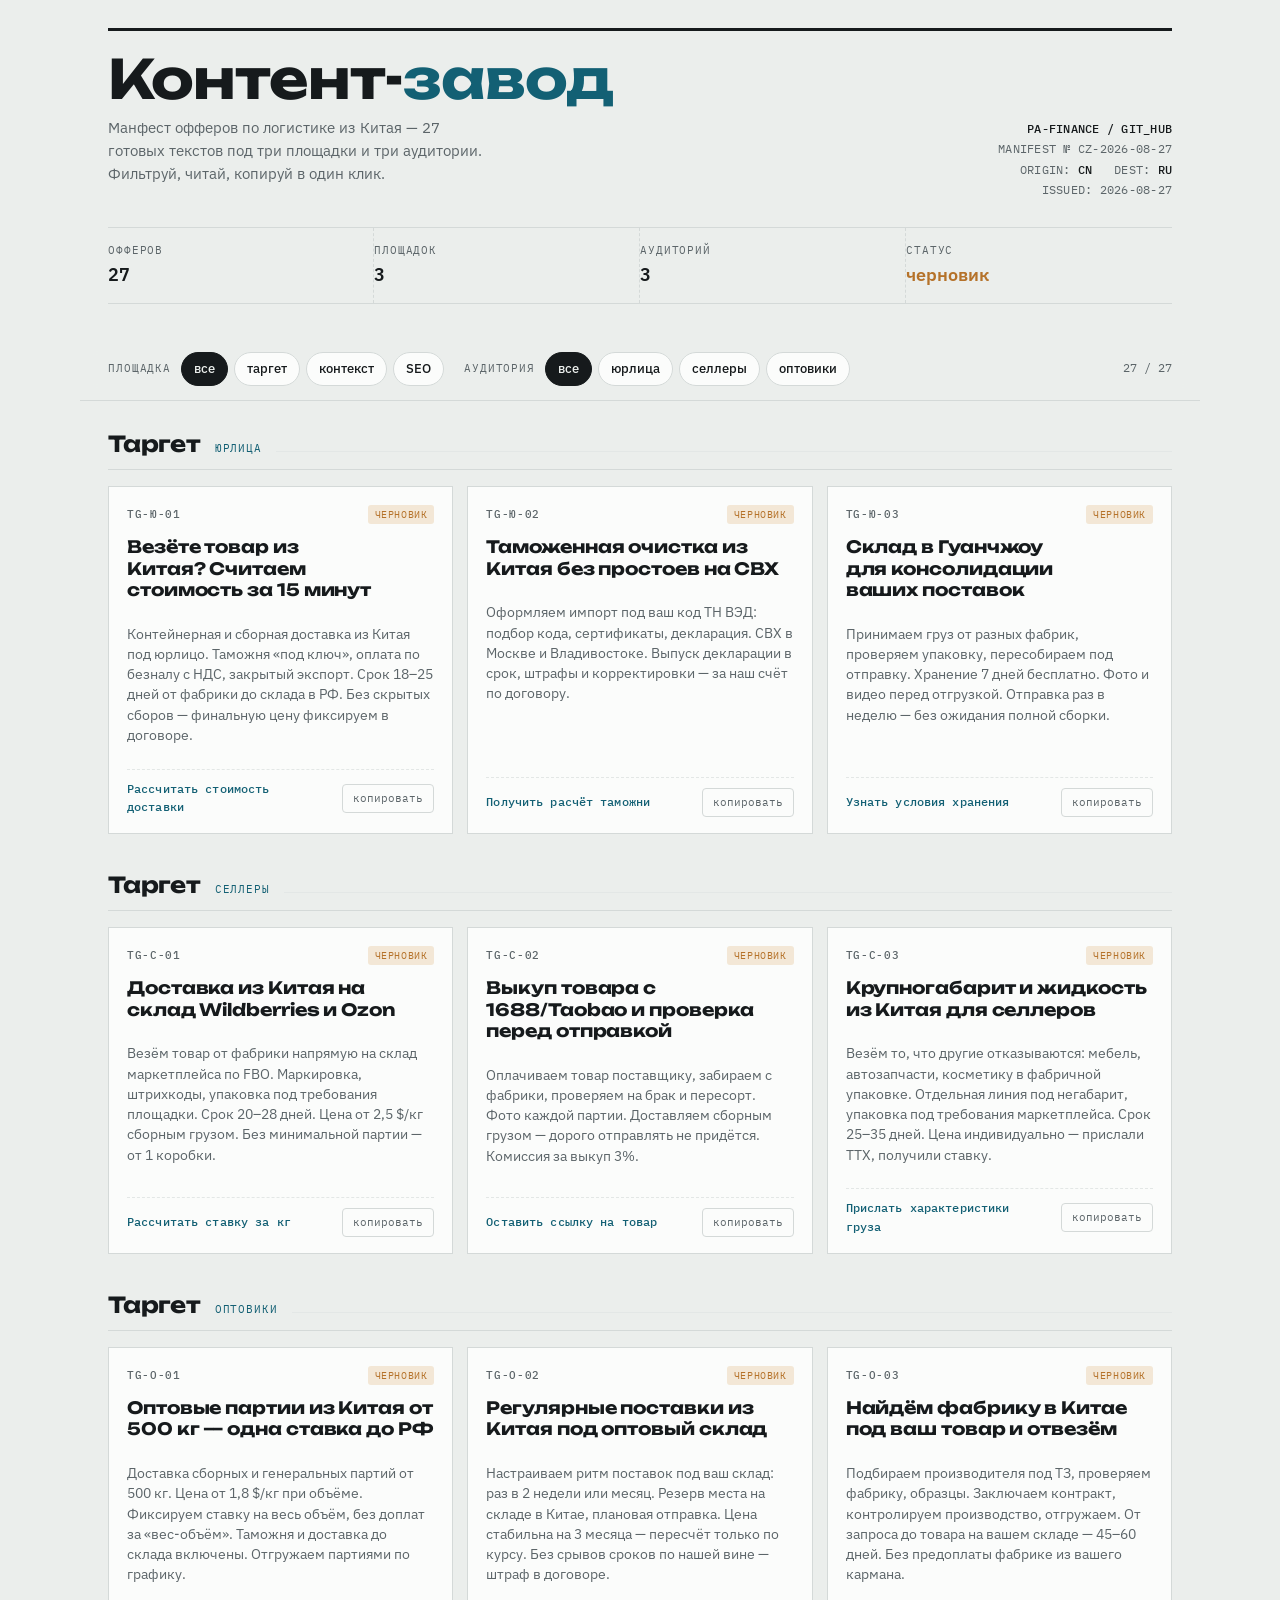
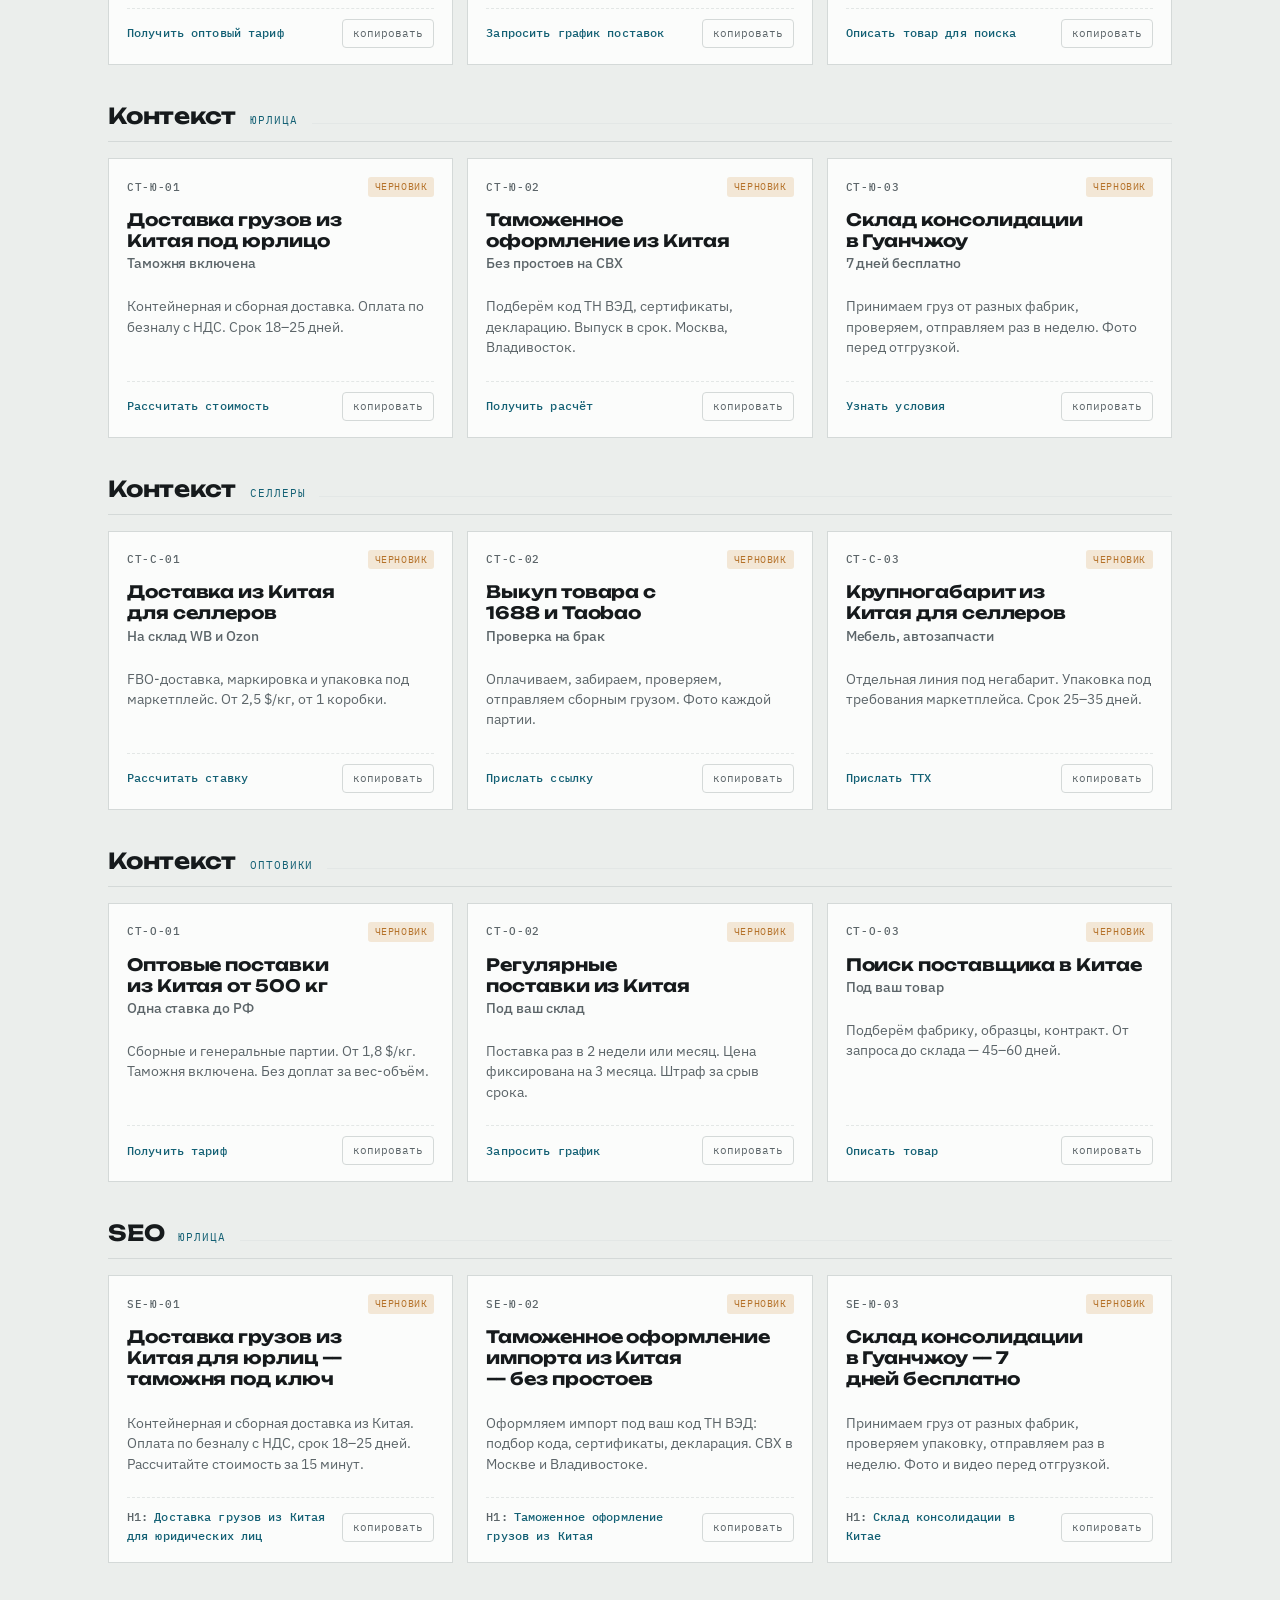
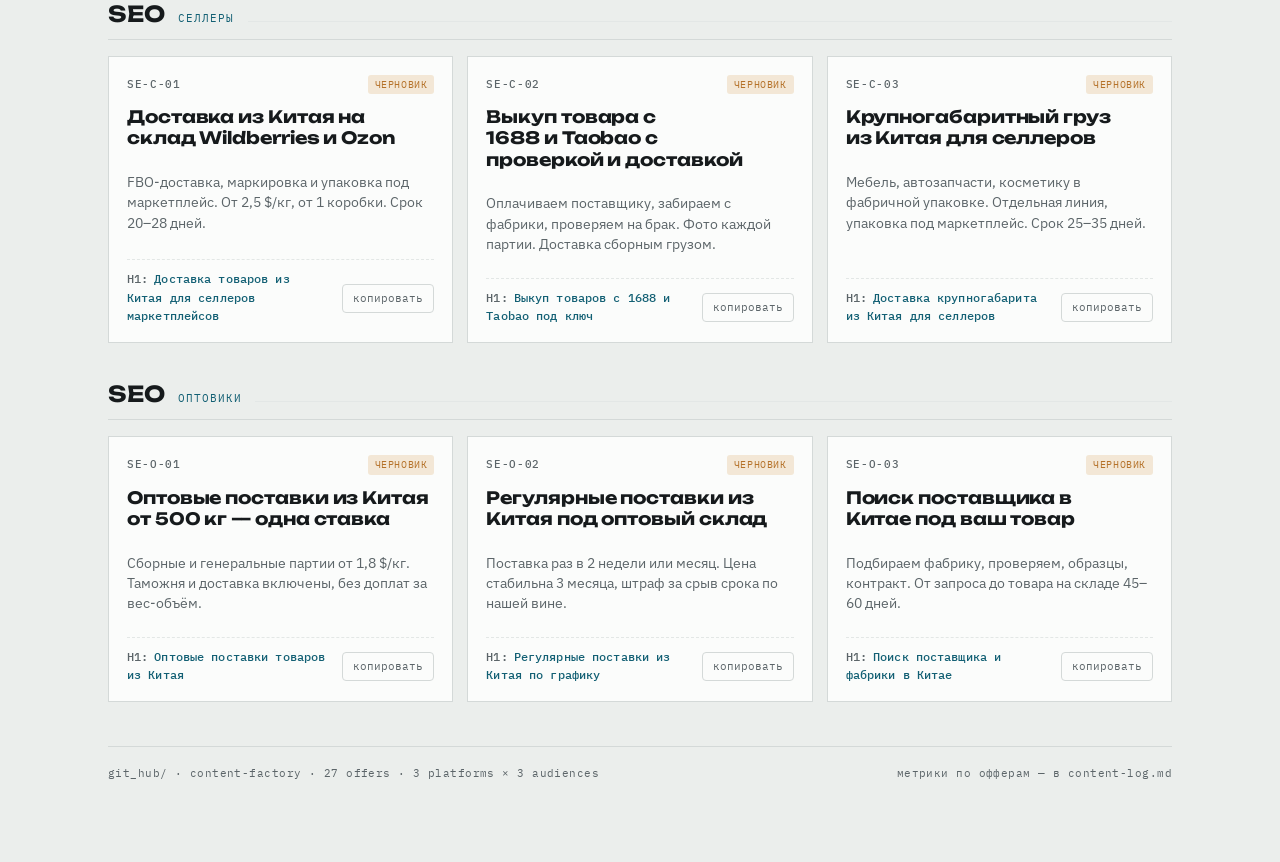
<file: index.html>
<!doctype html>
<html lang="ru">
<head>
  <meta charset="utf-8">
  <title>Контент-завод</title>
  <meta http-equiv="refresh" content="0; url=content-manifest.html">
  <script>location.replace('content-manifest.html');</script>
</head>
<body>
  <p>Перенаправление… Если страница не открылась, <a href="content-manifest.html">перейдите вручную</a>.</p>
</body>
</html>
</file>
